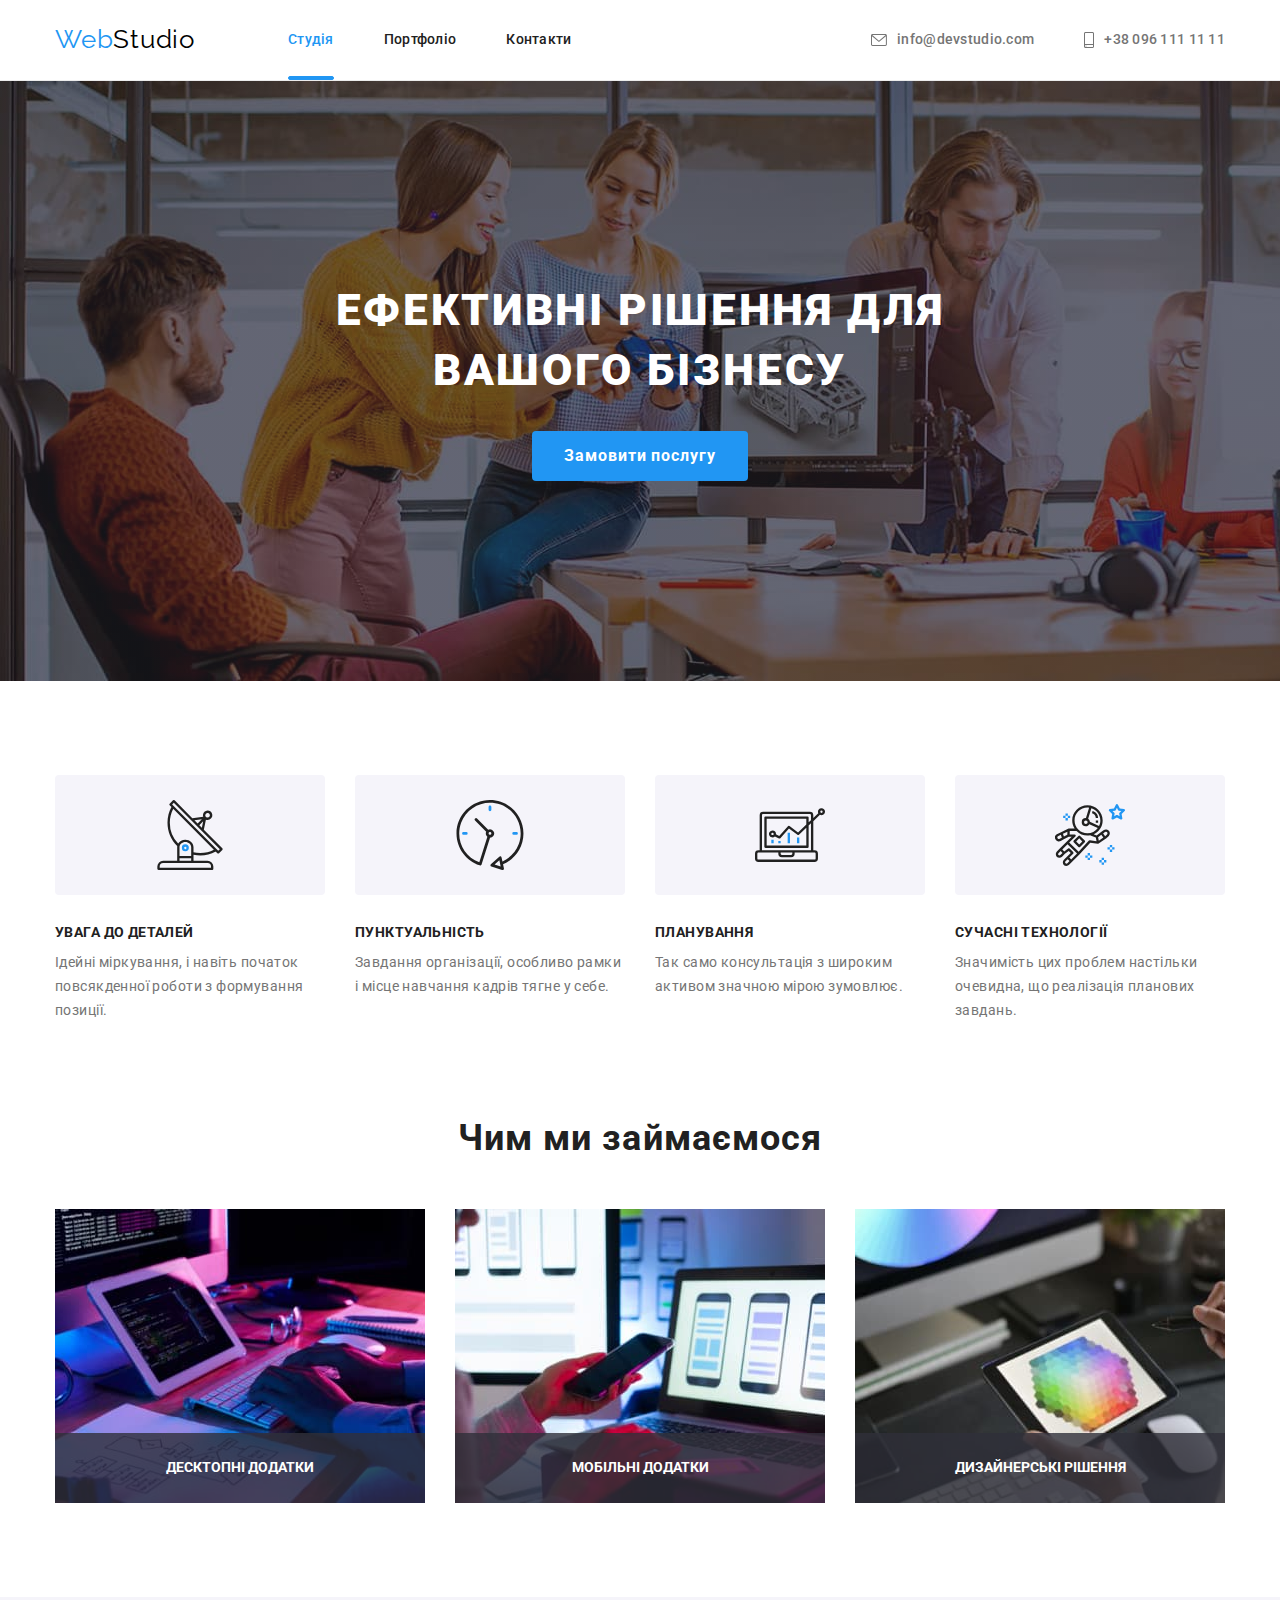
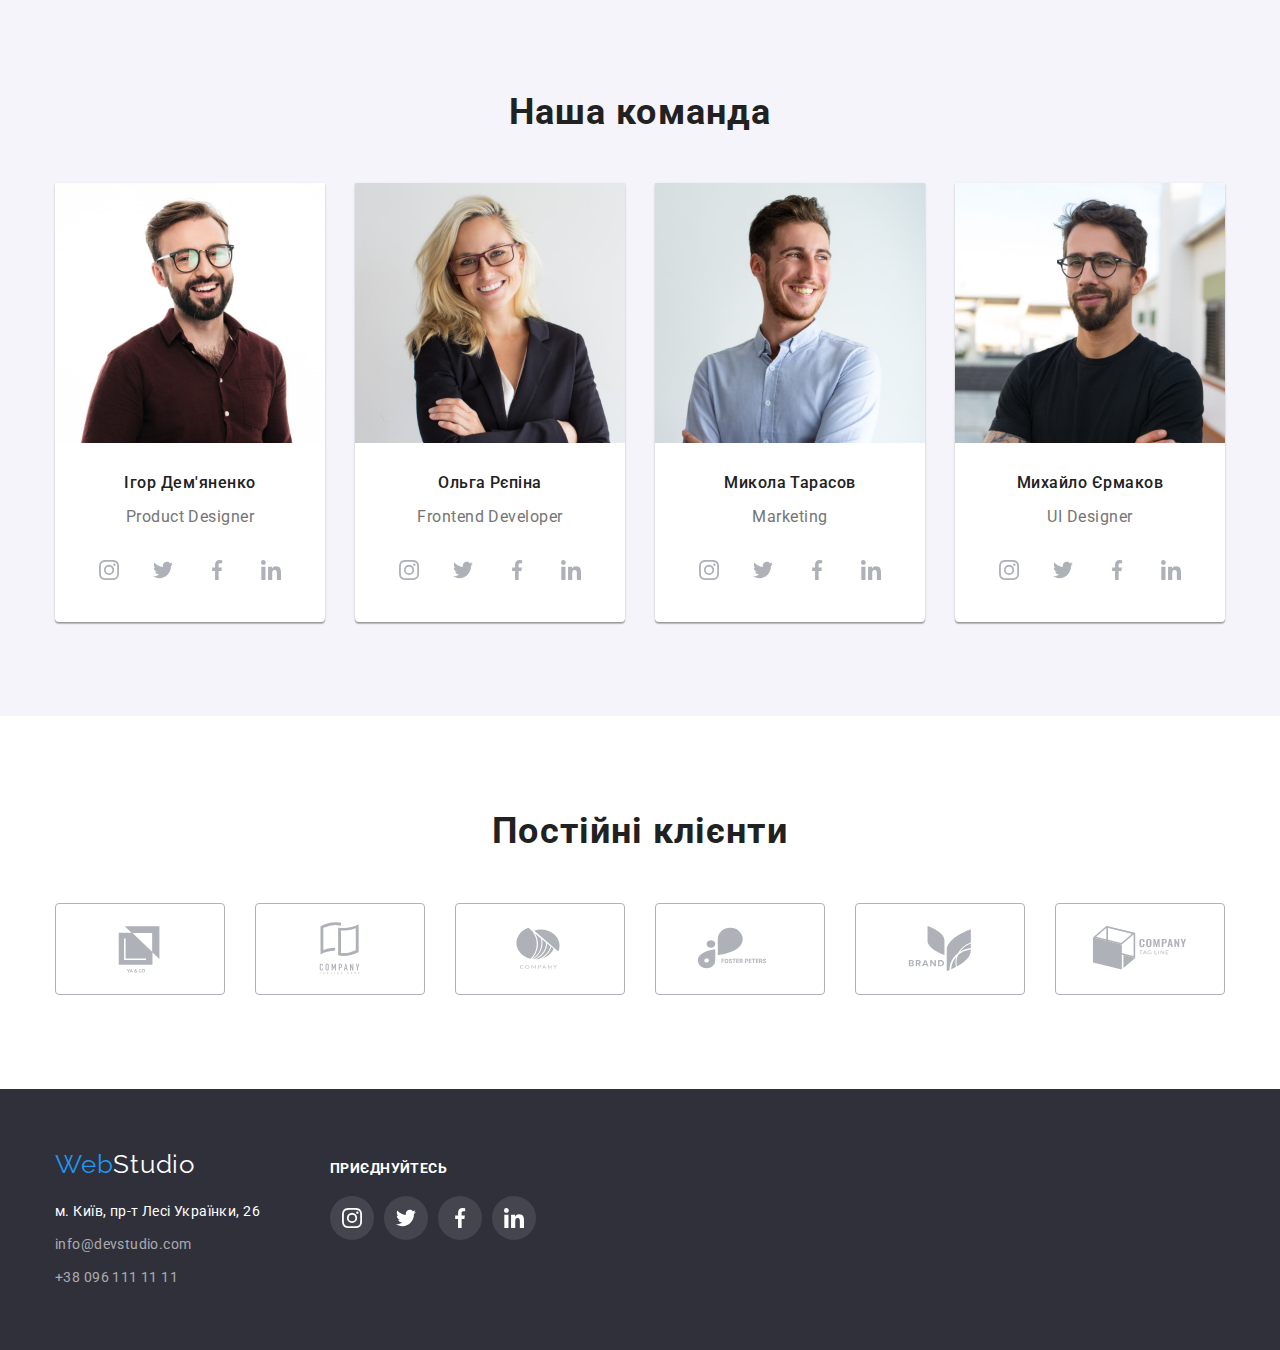
<file: index.html>
<!DOCTYPE html>
<html lang="uk">
  <head>
    <meta charset="UTF-8" />
    <meta http-equiv="X-UA-Compatible" content="IE=edge" />
    <meta name="viewport" content="width=device-width, initial-scale=1.0" />
    <title>WebStudio</title>
    <link
      rel="stylesheet"
      href="https://cdnjs.cloudflare.com/ajax/libs/modern-normalize/1.1.0/modern-normalize.min.css"
    />
    <link rel="preconnect" href="https://fonts.googleapis.com" />
    <link rel="preconnect" href="https://fonts.gstatic.com" crossorigin />
    <link
      href="https://fonts.googleapis.com/css2?family=Raleway:wght@700&family=Roboto:wght@400;500;700;900&display=swap"
      rel="stylesheet"
    />
    <link rel="stylesheet" href="./css/styles.css" />
  </head>
  <body>
    <header class="header">
      <div class="container header-container">
        <nav class="nav-header">
          <a class="link-logo" href="./index.html"><span class="accent">Web</span>Studio</a>
          <ul class="header-navigation list">
            <li class="navigation-item">
              <a class="navigation-link current" href="./index.html">Студія</a>
            </li>
            <li class="navigation-item">
              <a class="navigation-link" href="./portfolio.html">Портфоліо</a>
            </li>
            <li class="navigation-item">
              <a class="navigation-link" href="#">Контакти</a>
            </li>
          </ul>
        </nav>
        <ul class="contacts list">
          <li class="contacts-item">
            <a class="contacts-link" href="mailto:info@devstudio.com">
              <svg class="contacts-icon" width="16" height="12">
                <use href="./images/icons.svg#icon-envelope"></use>
              </svg>
              info@devstudio.com
            </a>
          </li>
          <li class="contacts-item">
            <a class="contacts-link" href="tel:+380961111111">
              <svg class="contacts-icon" width="10" height="16">
                <use href="./images/icons.svg#icon-smartphone"></use>
              </svg>
              +38 096 111 11 11
            </a>
          </li>
        </ul>
      </div>
    </header>

    <main>
      <section class="hero section">
        <div class="container">
          <h1 class="hero-title">ЕФЕКТИВНІ РІШЕННЯ ДЛЯ ВАШОГО БІЗНЕСУ</h1>
          <button class="primery-button" type="button" data-modal-open>Замовити послугу</button>
        </div>
      </section>

      <section class="benefits section">
        <div class="container">
          <h1 hidden>Наші переваги</h1>
          <ul class="benefits-list list">
            <li class="benefits-item">
              <div class="benefits-img">
                <svg width="70" height="70">
                  <use href="./images/icons.svg#icon-antenna"></use>
                </svg>
              </div>
              <h3 class="benefits-title">УВАГА ДО ДЕТАЛЕЙ</h3>
              <p class="benefits-text">
                Ідейні міркування, і навіть початок повсякденної роботи з формування позиції.
              </p>
            </li>
            <li class="benefits-item">
              <div class="benefits-img">
                <svg width="70" height="70">
                  <use href="./images/icons.svg#icon-clock"></use>
                </svg>
              </div>
              <h3 class="benefits-title">ПУНКТУАЛЬНІСТЬ</h3>
              <p class="benefits-text">
                Завдання організації, особливо рамки і місце навчання кадрів тягне у себе.
              </p>
            </li>
            <li class="benefits-item">
              <div class="benefits-img">
                <svg width="70" height="70">
                  <use href="./images/icons.svg#icon-diagram"></use>
                </svg>
              </div>
              <h3 class="benefits-title">ПЛАНУВАННЯ</h3>
              <p class="benefits-text">
                Так само консультація з широким активом значною мірою зумовлює.
              </p>
            </li>
            <li class="benefits-item">
              <div class="benefits-img">
                <svg width="70" height="70">
                  <use href="./images/icons.svg#icon-astronaut"></use>
                </svg>
              </div>
              <h3 class="benefits-title">СУЧАСНІ ТЕХНОЛОГІЇ</h3>
              <p class="benefits-text">
                Значимість цих проблем настільки очевидна, що реалізація планових завдань.
              </p>
            </li>
          </ul>
        </div>
      </section>

      <section class="activity section">
        <div class="container">
          <h2 class="activity-title">Чим ми займаємося</h2>
          <ul class="activity-list list">
            <li class="activity-item">
              <img
                src="./images/box1.jpg"
                alt="написання коду"
                width="370"
                height="294"
                class="activity-img"
              />
              <p class="activity-text">Десктопні додатки</p>
            </li>
            <li class="activity-item">
              <img
                src="./images/box2.jpg"
                alt="розробка додатків"
                width="370"
                height="294"
                class="activity-img"
              />
              <p class="activity-text">Мобільні додатки</p>
            </li>
            <li class="activity-item">
              <img
                src="./images/box3.jpg"
                alt="стилістика та дизайн"
                width="370"
                height="294"
                class="activity-img"
              />
              <p class="activity-text">Дизайнерські рішення</p>
            </li>
          </ul>
        </div>
      </section>

      <section class="team section">
        <div class="container">
          <h2 class="team-title">Наша команда</h2>
          <ul class="team-list list">
            <li class="team-item">
              <img
                src="./images/product_designer.jpg"
                alt="Ігор Дем'яненко"
                width="270"
                class="team-img"
              />
              <div class="team-wrapper">
                <h3 class="name-title">Ігор Дем'яненко</h3>
                <p class="team-text" lang="en">Product Designer</p>
                <ul class="social-list">
                  <li class="social-item">
                    <a class="team-social-link" href="#">
                      <svg class="team-social-icon" width="20" height="20">
                        <use href="./images/icons.svg#icon-instagram"></use>
                      </svg>
                    </a>
                  </li>
                  <li class="social-item">
                    <a class="team-social-link" href="#">
                      <svg class="team-social-icon" width="20" height="20">
                        <use href="./images/icons.svg#icon-twitter"></use>
                      </svg>
                    </a>
                  </li>
                  <li class="social-item">
                    <a class="team-social-link" href="#">
                      <svg class="team-social-icon" width="20" height="20">
                        <use href="./images/icons.svg#icon-facebook"></use>
                      </svg>
                    </a>
                  </li>
                  <li class="social-item">
                    <a class="team-social-link" href="#">
                      <svg class="team-social-icon" width="20" height="20">
                        <use href="./images/icons.svg#icon-linkedin"></use>
                      </svg>
                    </a>
                  </li>
                </ul>
              </div>
            </li>
            <li class="team-item">
              <img
                src="./images/frontend_developer.jpg"
                alt="Ольга Рєпіна"
                width="270"
                class="team-img"
              />
              <div class="team-wrapper">
                <h3 class="name-title">Ольга Рєпіна</h3>
                <p class="team-text" lang="en">Frontend Developer</p>
                <ul class="social-list">
                  <li class="social-item">
                    <a class="team-social-link" href="#">
                      <svg class="team-social-icon" width="20" height="20">
                        <use href="./images/icons.svg#icon-instagram"></use>
                      </svg>
                    </a>
                  </li>
                  <li class="social-item">
                    <a class="team-social-link" href="#">
                      <svg class="team-social-icon" width="20" height="20">
                        <use href="./images/icons.svg#icon-twitter"></use>
                      </svg>
                    </a>
                  </li>
                  <li class="social-item">
                    <a class="team-social-link" href="#">
                      <svg class="team-social-icon" width="20" height="20">
                        <use href="./images/icons.svg#icon-facebook"></use>
                      </svg>
                    </a>
                  </li>
                  <li class="social-item">
                    <a class="team-social-link" href="#">
                      <svg class="team-social-icon" width="20" height="20">
                        <use href="./images/icons.svg#icon-linkedin"></use>
                      </svg>
                    </a>
                  </li>
                </ul>
              </div>
            </li>
            <li class="team-item">
              <img src="./images/marketing.jpg" alt="Микола Тарасов" width="270" class="team-img" />
              <div class="team-wrapper">
                <h3 class="name-title">Микола Тарасов</h3>
                <p class="team-text" lang="en">Marketing</p>
                <ul class="social-list">
                  <li class="social-item">
                    <a class="team-social-link" href="#">
                      <svg class="team-social-icon" width="20" height="20">
                        <use href="./images/icons.svg#icon-instagram"></use>
                      </svg>
                    </a>
                  </li>
                  <li class="social-item">
                    <a class="team-social-link" href="#">
                      <svg class="team-social-icon" width="20" height="20">
                        <use href="./images/icons.svg#icon-twitter"></use>
                      </svg>
                    </a>
                  </li>
                  <li class="social-item">
                    <a class="team-social-link" href="#">
                      <svg class="team-social-icon" width="20" height="20">
                        <use href="./images/icons.svg#icon-facebook"></use>
                      </svg>
                    </a>
                  </li>
                  <li class="social-item">
                    <a class="team-social-link" href="#">
                      <svg class="team-social-icon" width="20" height="20">
                        <use href="./images/icons.svg#icon-linkedin"></use>
                      </svg>
                    </a>
                  </li>
                </ul>
              </div>
            </li>
            <li class="team-item">
              <img
                src="./images/ui_designer.jpg"
                alt="Михайло Єрмаков"
                width="270"
                class="team-img"
              />
              <div class="team-wrapper">
                <h3 class="name-title">Михайло Єрмаков</h3>
                <p class="team-text" lang="en">UI Designer</p>
                <ul class="social-list">
                  <li class="social-item">
                    <a class="team-social-link" href="#">
                      <svg class="team-social-icon" width="20" height="20">
                        <use href="./images/icons.svg#icon-instagram"></use>
                      </svg>
                    </a>
                  </li>
                  <li class="social-item">
                    <a class="team-social-link" href="#">
                      <svg class="team-social-icon" width="20" height="20">
                        <use href="./images/icons.svg#icon-twitter"></use>
                      </svg>
                    </a>
                  </li>
                  <li class="social-item">
                    <a class="team-social-link" href="#">
                      <svg class="team-social-icon" width="20" height="20">
                        <use href="./images/icons.svg#icon-facebook"></use>
                      </svg>
                    </a>
                  </li>
                  <li class="social-item">
                    <a class="team-social-link" href="#">
                      <svg class="team-social-icon" width="20" height="20">
                        <use href="./images/icons.svg#icon-linkedin"></use>
                      </svg>
                    </a>
                  </li>
                </ul>
              </div>
            </li>
          </ul>
        </div>
      </section>

      <section class="clients section">
        <div class="container">
          <h2 class="clients-title">Постійні клієнти</h2>
          <ul class="clients-list">
            <li class="clients-item">
              <a href="#" class="clients-link">
                <svg class="clients-logo" width="106" height="60">
                  <use href="./images/icons.svg#icon-client1"></use>
                </svg>
              </a>
            </li>
            <li class="clients-item">
              <a href="#" class="clients-link">
                <svg class="clients-logo" width="106" height="60">
                  <use href="./images/icons.svg#icon-client2"></use>
                </svg>
              </a>
            </li>
            <li class="clients-item">
              <a href="#" class="clients-link">
                <svg class="clients-logo" width="106" height="60">
                  <use href="./images/icons.svg#icon-client3"></use>
                </svg>
              </a>
            </li>
            <li class="clients-item">
              <a href="#" class="clients-link">
                <svg class="clients-logo" width="106" height="60">
                  <use href="./images/icons.svg#icon-client4"></use>
                </svg>
              </a>
            </li>
            <li class="clients-item">
              <a href="#" class="clients-link">
                <svg class="clients-logo" width="106" height="60">
                  <use href="./images/icons.svg#icon-client5"></use>
                </svg>
              </a>
            </li>
            <li class="clients-item">
              <a href="#" class="clients-link">
                <svg class="clients-logo" width="106" height="60">
                  <use href="./images/icons.svg#icon-client6"></use>
                </svg>
              </a>
            </li>
          </ul>
        </div>
      </section>
    </main>

    <footer class="footer">
      <div class="container footer-container">
        <div class="footer-address-container">
          <a class="footer-link-logo" href="./index.html"><span class="accent">Web</span>Studio</a>
          <address class="footer-address">
            <ul class="address list">
              <li class="address-item">
                <a class="address-link" href="https://goo.gl/maps/ugNVqVzA1ZjysugSA" target="_blank"
                  >м. Київ, пр-т Лесі Українки, 26</a
                >
              </li>
              <li class="address-item">
                <a class="footer-contacts-link" href="mailto:info@devstudio.com"
                  >info@devstudio.com</a
                >
              </li>
              <li class="address-item">
                <a class="footer-contacts-link" href="tel:+380961111111">+38 096 111 11 11</a>
              </li>
            </ul>
          </address>
        </div>
        <div class="social-footer">
          <p class="social-text">приєднуйтесь</p>
          <ul class="social-list-footer">
            <li class="social-item-footer">
              <a class="social-link-footer" href="#">
                <svg class="social-icon-footer" width="20" height="20">
                  <use href="./images/icons.svg#icon-instagram"></use>
                </svg>
              </a>
            </li>
            <li class="social-item-footer">
              <a class="social-link-footer" href="#">
                <svg class="social-icon-footer" width="20" height="20">
                  <use href="./images/icons.svg#icon-twitter"></use>
                </svg>
              </a>
            </li>
            <li class="social-item-footer">
              <a class="social-link-footer" href="#">
                <svg class="social-icon-footer" width="20" height="20">
                  <use href="./images/icons.svg#icon-facebook"></use>
                </svg>
              </a>
            </li>
            <li class="social-item-footer">
              <a class="social-link-footer" href="#">
                <svg class="social-icon-footer" width="20" height="20">
                  <use href="./images/icons.svg#icon-linkedin"></use>
                </svg>
              </a>
            </li>
          </ul>
        </div>
      </div>
    </footer>

    <div class="backdrop is-hidden" data-modal>
      <div class="modal">
        <button class="madal-close-button" type="button" data-modal-close>
          <svg class="close-button-icon" width="18" height="18">
            <use href="./images/icons.svg#icon-close"></use>
          </svg>
        </button>
      </div>
    </div>

    <script src="./js/modal.js"></script>
  </body>
</html>
</file>
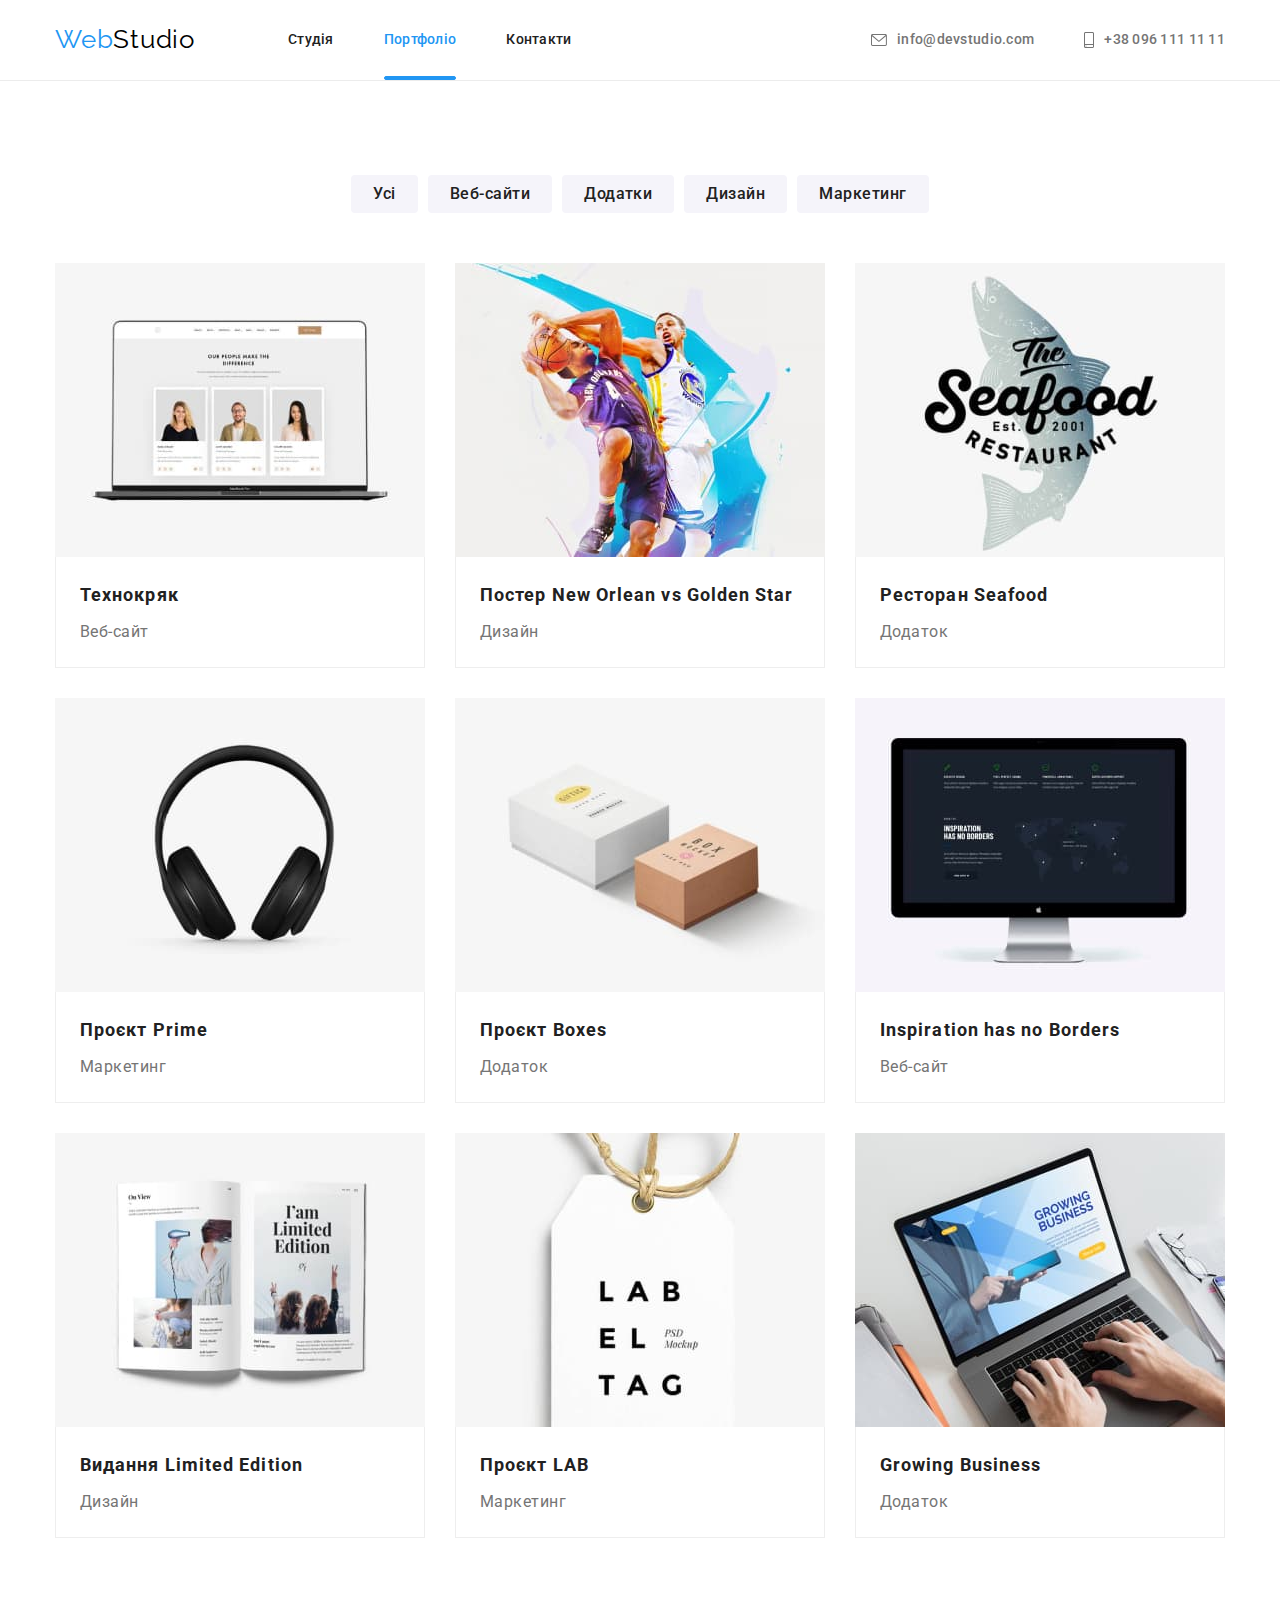
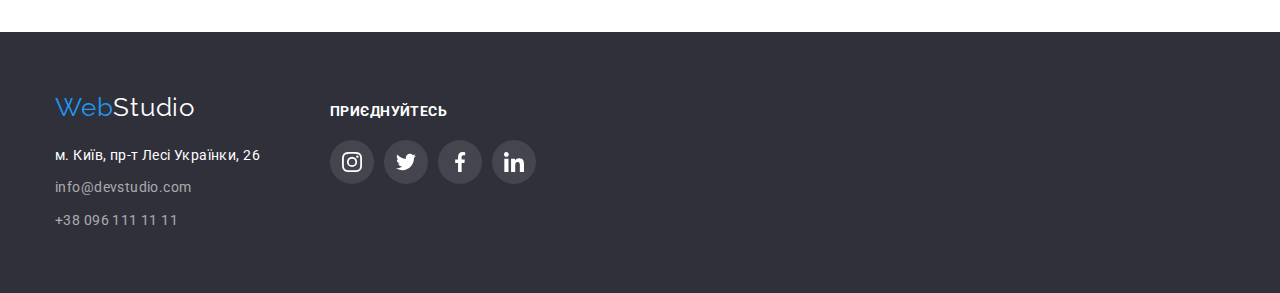
<file: portfolio.html>
<!DOCTYPE html>
<html lang="uk">
  <head>
    <meta charset="UTF-8" />
    <meta http-equiv="X-UA-Compatible" content="IE=edge" />
    <meta name="viewport" content="width=device-width, initial-scale=1.0" />
    <title>Portfolio</title>
    <link
      rel="stylesheet"
      href="https://cdnjs.cloudflare.com/ajax/libs/modern-normalize/1.1.0/modern-normalize.min.css"
    />
    <link rel="preconnect" href="https://fonts.googleapis.com" />
    <link rel="preconnect" href="https://fonts.gstatic.com" crossorigin />
    <link
      href="https://fonts.googleapis.com/css2?family=Raleway:wght@700&family=Roboto:wght@400;500;700;900&display=swap"
      rel="stylesheet"
    />
    <link rel="stylesheet" href="./css/styles.css" />
  </head>
  <body>
    <header class="header">
      <div class="container header-container">
        <nav class="nav-header">
          <a class="link-logo" href="./index.html"><span class="accent">Web</span>Studio</a>
          <ul class="header-navigation list">
            <li class="navigation-item">
              <a class="navigation-link" href="./index.html">Студія</a>
            </li>
            <li class="navigation-item">
              <a class="navigation-link current" href="./portfolio.html">Портфоліо</a>
            </li>
            <li class="navigation-item">
              <a class="navigation-link" href="#">Контакти</a>
            </li>
          </ul>
        </nav>
        <ul class="contacts list">
          <li class="contacts-item">
            <a class="contacts-link" href="mailto:info@devstudio.com">
              <svg class="contacts-icon" width="16" height="12">
                <use href="./images/icons.svg#icon-envelope"></use>
              </svg>
              info@devstudio.com
            </a>
          </li>
          <li class="contacts-item">
            <a class="contacts-link" href="tel:+380961111111">
              <svg class="contacts-icon" width="10" height="16">
                <use href="./images/icons.svg#icon-smartphone"></use>
              </svg>
              +38 096 111 11 11
            </a>
          </li>
        </ul>
      </div>
    </header>

    <main>
      <section class="section">
        <h1 hidden>Портфоліо</h1>
        <div class="container">
          <ul class="filter-btn list">
            <li class="item-button"><button class="filter-button" type="button">Усі</button></li>
            <li class="item-button">
              <button class="filter-button" type="button">Веб-сайти</button>
            </li>
            <li class="item-button">
              <button class="filter-button" type="button">Додатки</button>
            </li>
            <li class="item-button"><button class="filter-button" type="button">Дизайн</button></li>
            <li class="item-button">
              <button class="filter-button" type="button">Маркетинг</button>
            </li>
          </ul>

          <ul class="project list">
            <li class="project-item">
              <a class="project-link" href="./portfolio.html">
                <div class="project-thumb">
                  <img
                    src="./images/project1.jpg"
                    alt="project img"
                    width="370"
                    height="294"
                    class="project-img"
                  />
                  <div class="project-overlay">
                    <p class="project-description">
                      Ресурс пропонує комплексні пропозиції з різним рівнем функціоналу та сервісів.
                      Все це дозволить відвідувачу отримати вичерпні відомості про компанію чи
                      приватну особу.
                    </p>
                  </div>
                </div>
                <div class="project-bloс">
                  <h2 class="project-title">Технокряк</h2>
                  <p class="project-text">Веб-сайт</p>
                </div>
              </a>
            </li>
            <li class="project-item">
              <a class="project-link" href="./portfolio.html">
                <div class="project-thumb">
                  <img
                    src="./images/project2.jpg"
                    alt="project img"
                    width="370"
                    height="294"
                    class="project-img"
                  />
                  <div class="project-overlay">
                    <p class="project-description">
                      Ресурс пропонує комплексні пропозиції з різним рівнем функціоналу та сервісів.
                      Все це дозволить відвідувачу отримати вичерпні відомості про компанію чи
                      приватну особу.
                    </p>
                  </div>
                </div>
                <div class="project-bloс">
                  <h2 class="project-title">Постер New Orlean vs Golden Star</h2>
                  <p class="project-text">Дизайн</p>
                </div>
              </a>
            </li>
            <li class="project-item">
              <a class="project-link" href="./portfolio.html">
                <div class="project-thumb">
                  <img
                    src="./images/project3.jpg"
                    alt="project img"
                    width="370"
                    height="294"
                    class="project-img"
                  />
                  <div class="project-overlay">
                    <p class="project-description">
                      Ресурс пропонує комплексні пропозиції з різним рівнем функціоналу та сервісів.
                      Все це дозволить відвідувачу отримати вичерпні відомості про компанію чи
                      приватну особу.
                    </p>
                  </div>
                </div>
                <div class="project-bloс">
                  <h2 class="project-title">Ресторан Seafood</h2>
                  <p class="project-text">Додаток</p>
                </div>
              </a>
            </li>
            <li class="project-item">
              <a class="project-link" href="./portfolio.html">
                <div class="project-thumb">
                  <img
                    src="./images/project4.jpg"
                    alt="project img"
                    width="370"
                    height="294"
                    class="project-img"
                  />
                  <div class="project-overlay">
                    <p class="project-description">
                      Ресурс пропонує комплексні пропозиції з різним рівнем функціоналу та сервісів.
                      Все це дозволить відвідувачу отримати вичерпні відомості про компанію чи
                      приватну особу.
                    </p>
                  </div>
                </div>
                <div class="project-bloс">
                  <h2 class="project-title">Проєкт Prime</h2>
                  <p class="project-text">Маркетинг</p>
                </div>
              </a>
            </li>
            <li class="project-item">
              <a class="project-link" href="./portfolio.html">
                <div class="project-thumb">
                  <img
                    src="./images/project5.jpg"
                    alt="project img"
                    width="370"
                    height="294"
                    class="project-img"
                  />
                  <div class="project-overlay">
                    <p class="project-description">
                      Ресурс пропонує комплексні пропозиції з різним рівнем функціоналу та сервісів.
                      Все це дозволить відвідувачу отримати вичерпні відомості про компанію чи
                      приватну особу.
                    </p>
                  </div>
                </div>
                <div class="project-bloс">
                  <h2 class="project-title">Проєкт Boxes</h2>
                  <p class="project-text">Додаток</p>
                </div>
              </a>
            </li>
            <li class="project-item">
              <a class="project-link" href="./portfolio.html">
                <div class="project-thumb">
                  <img
                    src="./images/project6.jpg"
                    alt="project img"
                    width="370"
                    height="294"
                    class="project-img"
                  />
                  <div class="project-overlay">
                    <p class="project-description">
                      Ресурс пропонує комплексні пропозиції з різним рівнем функціоналу та сервісів.
                      Все це дозволить відвідувачу отримати вичерпні відомості про компанію чи
                      приватну особу.
                    </p>
                  </div>
                </div>
                <div class="project-bloс">
                  <h2 class="project-title">Inspiration has no Borders</h2>
                  <p class="project-text">Веб-сайт</p>
                </div>
              </a>
            </li>
            <li class="project-item">
              <a class="project-link" href="./portfolio.html">
                <div class="project-thumb">
                  <img
                    src="./images/project7.jpg"
                    alt="project img"
                    width="370"
                    height="294"
                    class="project-img"
                  />
                  <div class="project-overlay">
                    <p class="project-description">
                      Ресурс пропонує комплексні пропозиції з різним рівнем функціоналу та сервісів.
                      Все це дозволить відвідувачу отримати вичерпні відомості про компанію чи
                      приватну особу.
                    </p>
                  </div>
                </div>
                <div class="project-bloс">
                  <h2 class="project-title">Видання Limited Edition</h2>
                  <p class="project-text">Дизайн</p>
                </div>
              </a>
            </li>
            <li class="project-item">
              <a class="project-link" href="./portfolio.html">
                <div class="project-thumb">
                  <img
                    src="./images/project8.jpg"
                    alt="project img"
                    width="370"
                    height="294"
                    class="project-img"
                  />
                  <div class="project-overlay">
                    <p class="project-description">
                      Ресурс пропонує комплексні пропозиції з різним рівнем функціоналу та сервісів.
                      Все це дозволить відвідувачу отримати вичерпні відомості про компанію чи
                      приватну особу.
                    </p>
                  </div>
                </div>
                <div class="project-bloс">
                  <h2 class="project-title">Проєкт LAB</h2>
                  <p class="project-text">Маркетинг</p>
                </div>
              </a>
            </li>
            <li class="project-item">
              <a class="project-link" href="./portfolio.html">
                <div class="project-thumb">
                  <img
                    src="./images/project9.jpg"
                    alt="project img"
                    width="370"
                    height="294"
                    class="project-img"
                  />
                  <div class="project-overlay">
                    <p class="project-description">
                      Ресурс пропонує комплексні пропозиції з різним рівнем функціоналу та сервісів.
                      Все це дозволить відвідувачу отримати вичерпні відомості про компанію чи
                      приватну особу.
                    </p>
                  </div>
                </div>
                <div class="project-bloс">
                  <h2 class="project-title">Growing Business</h2>
                  <p class="project-text">Додаток</p>
                </div>
              </a>
            </li>
          </ul>
        </div>
      </section>
    </main>

    <footer class="footer">
      <div class="container footer-container">
        <div class="footer-address-container">
          <a class="footer-link-logo" href="./index.html"><span class="accent">Web</span>Studio</a>
          <address class="footer-address">
            <ul class="address list">
              <li class="address-item">
                <a class="address-link" href="https://goo.gl/maps/ugNVqVzA1ZjysugSA" target="_blank"
                  >м. Київ, пр-т Лесі Українки, 26</a
                >
              </li>
              <li class="address-item">
                <a class="footer-contacts-link" href="mailto:info@devstudio.com"
                  >info@devstudio.com</a
                >
              </li>
              <li class="address-item">
                <a class="footer-contacts-link" href="tel:+380961111111">+38 096 111 11 11</a>
              </li>
            </ul>
          </address>
        </div>
        <div class="social-footer">
          <p class="social-text">приєднуйтесь</p>
          <ul class="social-list-footer">
            <li class="social-item-footer">
              <a class="social-link-footer" href="#">
                <svg class="social-icon-footer" width="20" height="20">
                  <use href="./images/icons.svg#icon-instagram"></use>
                </svg>
              </a>
            </li>
            <li class="social-item-footer">
              <a class="social-link-footer" href="#">
                <svg class="social-icon-footer" width="20" height="20">
                  <use href="./images/icons.svg#icon-twitter"></use>
                </svg>
              </a>
            </li>
            <li class="social-item-footer">
              <a class="social-link-footer" href="#">
                <svg class="social-icon-footer" width="20" height="20">
                  <use href="./images/icons.svg#icon-facebook"></use>
                </svg>
              </a>
            </li>
            <li class="social-item-footer">
              <a class="social-link-footer" href="#">
                <svg class="social-icon-footer" width="20" height="20">
                  <use href="./images/icons.svg#icon-linkedin"></use>
                </svg>
              </a>
            </li>
          </ul>
        </div>
      </div>
    </footer>
  </body>
</html>
</file>
<file: css/styles.css>
:root{
    --color-primary: #212121;
    --color-secondary: #757575;
    --color-brand: #2196f3;
    --color-background: #2f303a;
    --color-pouring: #f5f4fA;
    --color-text-light: #fff;
    --color-logo: #000;
    --color-img:#afb1b8;

    --timing-function: cubic-bezier(0.4, 0, 0.2, 1);
    --time-trasform: 250ms;
}

body{
    color: var(--color-primary);
    font-family: 'Roboto', sans-serif;
}

ul{
    padding: 0;
    margin: 0;
    list-style: none;
}

h1,   h2,   h3,   h4,   h5,   h6,   p {    margin: 0;   }

img{
    display: block;
}

.section{
    padding: 94px  0;
}

.container{
    width: 1200px;
    margin: 0 auto;
    padding: 0 15px;
}

.list{
    list-style: none;
}


/* header*/


.header{
    border-bottom: 1px solid rgba(236, 236, 236, 1)
}

.header-container{
    display: flex;
    align-items: center;
}

.nav-header{   
    display: flex;
    align-items: center;
}

.link-logo{
    font-family: 'Raleway', sans-serif;
    color: var(--color-logo);
    font-size: 26px;
    line-height: 1.2;
    letter-spacing: 0.03em;
    text-decoration: none;
}

.header-navigation{
    display: flex;
    margin-left: 93px;
}

.navigation-item{
    position: relative;
}

.navigation-item:not(:last-child){
    margin-right: 50px;
}

.contacts-item:not(:last-child){
    margin-right: 50px;
}

.navigation-link.current{
    color: var(--color-brand);
}

.current::after{
    display: inline-block;
    content: "";
    width: 100%;
    height: 4px;
    position: absolute;
    background: #2196F3;
    border: 1px solid var(--color-brand);
    border-radius: 2px;
    bottom: 0;
    left: 0;
}

.navigation-link{
    color: var(--color-primary);
    font-weight: 500;
    font-size: 14px;
    line-height: 1.14;
    letter-spacing: 0.02em;
    text-decoration: none;
    display: block;
    padding: 32px 0;
    transition: color var(--time-trasform) var(--timing-function);
}

.navigation-link:hover,.navigation-link:focus{
    color: var(--color-brand);
}

.contacts{
    display: flex;
    margin-left: auto;
}

.contacts-link{
    color: var(--color-secondary);
    font-weight: 500;
    font-size: 14px;
    line-height: 1.14;
    letter-spacing: 0.02em;
    text-decoration: none;
    display: flex;
    align-items: center;
    padding: 32px 0;
    transition: color var(--time-trasform) var(--timing-function);
}

.contacts-link:hover, .contacts-link:focus{
    color: var(--color-brand);
}

.contacts-icon{
    fill: currentColor;
    margin-right: 10px;
}



/* ==WebStudio== */



/* hero-section */


.hero{
    padding: 200px 0;
    max-width: 1600px;
    height: 600px;
    background-color: var(--color-background);
    background-image: linear-gradient(
        rgba(47, 48, 58, 0.4), 
        rgba(47, 48, 58, 0.4)),
       url(../images/background-image.jpg);
    margin: 0 auto;
}


.hero-title{
    width: 696px;
    margin: auto;
    font-weight: 900;
    font-size: 44px;
    line-height: 1.36;
    letter-spacing: 0.06em;
    color: var(--color-text-light);
    text-align: center;
}

.primery-button{
    width: 216px;
    min-height: 50px;
    border-radius: 4px;
    margin: 0  auto;
    margin-top: 30px;
    display: block;
    font-family: inherit;
    border: 0;
    background-color:var(--color-brand);
    color: var(--color-text-light);
    font-size: 16px;
    line-height: 1.88;
    letter-spacing: 0.06em;
    cursor: pointer;
    font-weight: 700;
}


/* benefits-section */


.benefits-section{
    padding-top: 94px;
}

.benefits-list{
    display: flex;
}

.benefits-item{
    width: 270px;
}

.benefits-item:not(:last-child){
    margin-right: 30px;
}

.benefits-img{
    display: flex;
    align-items: center;
    justify-content: center;
    width: 270px;
    height: 120px;
    margin-bottom: 30px;
    border-radius: 4px;
    background: var(--color-pouring);
}

.benefits-title{
    margin: 0  0 10px  0;
    font-size: 14px;
    line-height: 1.14;
    letter-spacing: 0.03em;
}

.benefits-text{ 
    font-size: 14px;
    line-height: 1.71;
    letter-spacing: 0.03em;
    color: var(--color-secondary);
}


/* activity-section */


.activity{
    padding-top: 0;
}

.activity-title{
    margin-bottom: 50px;
    font-size: 36px;
    line-height: 1.17;
    text-align: center;
    letter-spacing: 0.03em;
}

.activity-list{
    display: flex; 
}

.activity-item{
    position: relative;
}

.activity-item:not(:last-child){
    margin-right: 30px;
}

.activity-text{
    font-weight: 700;
    font-size: 14px;
    line-height: 1.14;
    display: flex;
    align-items: center;
    justify-content: center;
    text-transform: uppercase;
    color: var(--color-text-light);
    background: rgba(47, 48, 58, 0.8);
    position: absolute;
    bottom: 0;
    width: 370px;
    height: 70px;
}


/* team-section */


.team{
    margin: auto;
    background-color: var(--color-pouring)
}

.team-title{
    margin-bottom: 50px;
    font-size: 36px;
    line-height: 1.17;
    text-align: center;
    letter-spacing: 0.03em;
}

.team-list{
    display: flex;
}

.team-item{
    box-shadow: 0px 1px 3px rgba(0, 0, 0, 0.12), 0px 1px 1px rgba(0, 0, 0, 0.14), 0px 2px 1px rgba(0, 0, 0, 0.2);
    border-radius: 0px 0px 4px 4px;
    background-color: var(--color-text-light);
}

.team-item:not(:last-child){
    margin-right: 30px;
}

.team-wrapper{
    padding: 30px 0;
}

.name-title{
    margin-bottom: 10px;
    text-align: center;
    font-weight: 500;
    font-size: 16px;
    line-height: 1.19;
    letter-spacing: 0.03em;
}

.team-text{
    text-align: center;
    font-size: 16px;
    line-height: 1.9;
    letter-spacing: 0.03em;
    color: var(--color-secondary);
}

.social-list{
    display: flex;
    justify-content: center;
    gap: 10px;
    margin-top: 16px;
}

.team-social-link{
    width: 44px;
    height: 44px;
    display: flex;
    align-items: center;
    justify-content: center;
    background-color: var(--color-text-light);
    border-radius: 50%;
    color: var(--color-img);
    transition: color var(--time-trasform) var(--timing-function), background-color var(--time-trasform) var(--timing-function);
}

.team-social-link:hover, .team-social-link:focus{
    background-color: var(--color-brand);
    color: var(--color-text-light);
}

.team-social-icon{
    fill:currentColor;
}



/* clients */


.clients-title{
    margin-bottom: 50px;
    font-size: 36px;
    line-height: 1.17;
    text-align: center;
    letter-spacing: 0.03em; 
}

.clients-list{
    display: flex;
    justify-content: center;
    gap: 30px;
}

.clients-link{
    width: 170px;
    height: 92px;
    display: flex;
    align-items: center;
    justify-content: center;
    border-radius: 4px;
    border: 1px solid var(--color-img);
    color: var(--color-img);
    transition: color var(--time-trasform) var(--timing-function), border-color var(--time-trasform) var(--timing-function);
}

.clients-link:hover, .clients-link:focus{
    color: var(--color-brand);
    border-color:  var(--color-brand);
}

.clients-logo{
    fill: currentColor;
}


/* footer */


.footer{
    padding: 60px  0;
    background-color: var(--color-background);
}

.footer-container{
    display: flex;
}

.footer-link-logo{
    display: block;
    font-family: Raleway;
    color: var(--color-text-light);
    font-size: 26px;
    line-height: 1.2;
    letter-spacing: 0.03em;
    text-decoration: none;
    margin-bottom: 20px;
}

.footer-address{
    font-style: normal;
}

.accent{
    color: var(--color-brand);
}

.address-item:not(:last-child){
    margin-bottom: 9px;
}

.address-link{
    text-decoration: none;
    color: var(--color-text-light);
    font-size: 14px;
    line-height: 1.71;
    letter-spacing: 0.03em;
    transition: color var(--time-trasform) var(--timing-function);
}

.address-link:hover, .address-link:focus{
    color: var(--color-brand)
}

.footer-contacts-link{
    text-decoration: none;
    font-size: 14px;
    line-height: 1.71;
    letter-spacing: 0.03em;
    color: rgba(255, 255, 255, 0.6);
    transition: color var(--time-trasform) var(--timing-function);
}

.footer-contacts-link:hover, .footer-contacts-link:focus{
    color: var(--color-brand)
}
 
.social-footer{
    margin-left: 70px;
    margin-top: 12px;
}

.social-text{
    font-weight: 700;
    font-size: 14px;
    line-height: 1.14;
    letter-spacing: 0.03em;
    text-transform: uppercase;
    color: var(--color-text-light);
}

.social-list-footer{
    display: flex;
    justify-content: center;
    gap: 10px;
    margin-top: 20px;
}

.social-link-footer{
    width: 44px;
    height: 44px;
    display: flex;
    align-items: center;
    justify-content: center;
    background-color:rgba(255, 255, 255, 0.1);
    border-radius: 50%;
    color: var(--color-text-light);
    transition: background-color var(--time-trasform) var(--timing-function);
}

.social-link-footer:hover, .social-link-footer:focus{
    background-color: var(--color-brand)
}

.social-icon-footer{
    fill: currentColor;
}


/* ==Portfolio== */



/* button */


.filter-btn{
    justify-content: center;
    display: flex;
    margin-bottom: 50px;
}

.item-button:not(:last-child){
    margin-right: 10px;
}

.filter-button{
    padding: 6px 22px;
    font-family: inherit;
    font-weight: 500;
    font-size: 16px;
    line-height: 1.63;
    letter-spacing: 0.03em;
    border: 0;
    border-radius: 4px;
    background-color: var(--color-pouring);
    color: var(--color-primary);
    cursor: pointer;
    transition: background-color var(--time-trasform) var(--timing-function), color var(--time-trasform) var(--timing-function), box-shadow var(--time-trasform) var(--timing-function);
}

.filter-button:hover, .filter-button:focus{
    background-color: var(--color-brand);
    color: var(--color-text-light);
    box-shadow: 0px 3px 1px rgba(0, 0, 0, 0.1), 0px 1px 2px rgba(0, 0, 0, 0.08), 0px 2px 2px rgba(0, 0, 0, 0.12);
}


/* project */


.project{
    display: flex;
    flex-wrap: wrap;
}

.project-item{
    width: 370px;
    margin-right: 30px;
    margin-bottom: 30px;
}

.project-item:nth-child(3n){
    margin-right: 0;
}

.project-item:nth-last-child(-n+3){
    margin-bottom: 0;
}

.project-link{
    text-decoration: none;
    display: block;
}

.project-link:hover, .project-link:focus{
    box-shadow: 0px 1px 1px rgba(0, 0, 0, 0.12), 0px 4px 4px rgba(0, 0, 0, 0.06), 1px 4px 6px rgba(0, 0, 0, 0.16);
}

.project-link:hover .project-overlay,  .project-link:focus .project-overlay{
    transform: translateY(0%);
    opacity: 1;
}

.project-thumb{
    position: relative;
    overflow: hidden;
}

.project-overlay{
    position: absolute;
    top: 0;
    left: 0;
    width: 100%;
    height: 100%;
    transform: translatey(100%);
    opacity: 0;
    transition: transform  var(--time-trasform) var(--timing-function), opacity var(--time-trasform) var(--timing-function);
}

.project-description{
    display: block;
    align-items: center;
    justify-content: center;
    color: var(--color-text-light);
    background-color: rgba(33, 150, 243, 0.9);
    padding: 63px 24px;
    font-weight: 400;
    font-size: 18px;
    line-height: 1.56;
}

.project-img{
   display: block; 
}

.project-bloс{
    padding: 20px 24px;
    border: 1px solid #EEEEEE;
    border-top: 0;
}

.project-title{
    margin-bottom: 4px;
    color: var(--color-primary);
    font-size: 18px;
    line-height: 2;
    letter-spacing: 0.06em;
}

.project-text{
    color: var(--color-secondary);
    font-size: 16px;
    line-height: 1.88;
    letter-spacing: 0.03em;
}


/* modal */


.backdrop{
    position: fixed;
    top: 0;
    left: 0;
    width: 100%;
    height: 100%;
    z-index: 1;
    background-color: rgba(0, 0, 0, 0.2);
    transition: opacity 300ms ease, visibility 300ms ease;
}

.modal{
    position: absolute;
    top: 50%;
    left: 50%;
    transform: translate(-50%, -50%);
    min-width: 528px;
    min-height: 581px;
    background-color: var(--color-text-light);
    box-shadow: 0px 1px 3px rgba(0, 0, 0, 0.12), 0px 1px 1px rgba(0, 0, 0, 0.14), 0px 2px 1px rgba(0, 0, 0, 0.2);
    border-radius: 4px;
}

.is-hidden{
    opacity: 0;
    visibility: hidden;
    pointer-events: none;
}

.madal-close-button{
    position: absolute;
    display: flex;
    align-items: center;
    justify-content: center;
    width: 30px;
    height: 30px;
    background-color: var(--color-text-light);
    border: 1px solid rgba(0, 0, 0, 0.1);
    border-radius: 50%;
    top: 8px;
    right: 8px;
    cursor: pointer;
}
</file>
